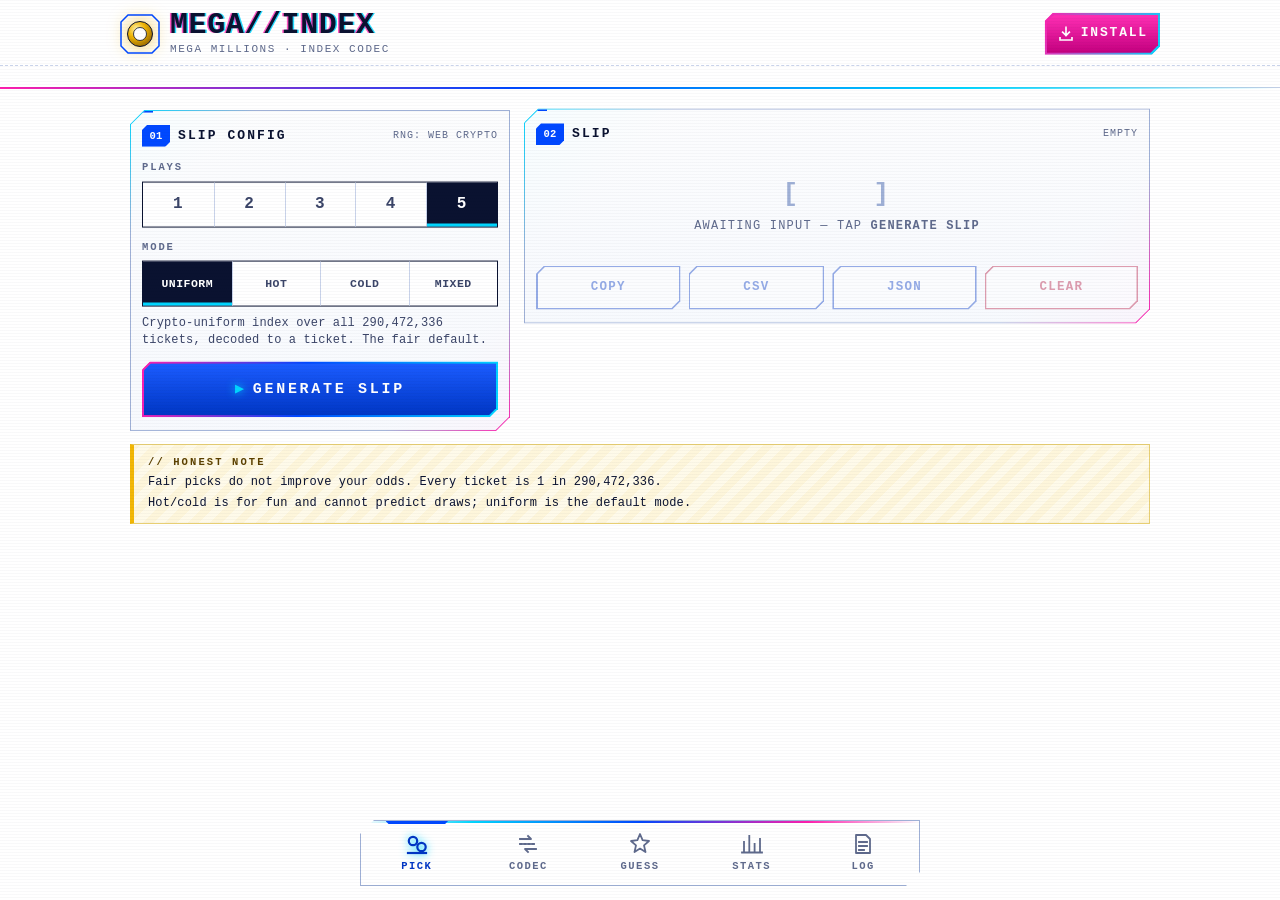
<file: src/web/index.html>
<!doctype html>
<html lang="en">
<head>
<meta charset="utf-8">
<meta name="viewport" content="width=device-width, initial-scale=1, viewport-fit=cover">
<meta name="color-scheme" content="only light">
<meta name="theme-color" content="#ffffff">
<meta name="description" content="MEGA//INDEX: Mega Millions ticket picker and combinadic index codec. Crypto-uniform picks, hot/cold stats, offline PWA.">
<meta name="mobile-web-app-capable" content="yes">
<meta name="apple-mobile-web-app-capable" content="yes">
<meta name="apple-mobile-web-app-status-bar-style" content="default">
<meta name="apple-mobile-web-app-title" content="MEGA//INDEX">
<title>MEGA//INDEX</title>
<link rel="icon" href="icons/favicon.ico" sizes="any">
<link rel="icon" type="image/png" sizes="32x32" href="icons/favicon-32.png">
<link rel="apple-touch-icon" href="icons/apple-touch-icon.png">
<script>
  /* The manifest only makes sense over http(s); on file:// Chrome logs a CORS error for it. */
  if (/^https?:$/.test(location.protocol)) {
    var mf = document.createElement("link");
    mf.rel = "manifest"; mf.href = "manifest.webmanifest";
    document.head.appendChild(mf);
  }
</script>
<link rel="stylesheet" href="css/app.css">
</head>
<body>
<div class="fx-grid" aria-hidden="true"></div>
<div class="fx-scan" aria-hidden="true"></div>

<header class="top">
  <div class="top-row">
    <div class="brand">
      <svg class="brand-ball" viewBox="0 0 40 40" aria-hidden="true">
        <defs>
          <radialGradient id="gb" cx="35%" cy="30%" r="75%">
            <stop offset="0" stop-color="#fff2a8"/><stop offset=".45" stop-color="#f2b705"/><stop offset="1" stop-color="#9a6a00"/>
          </radialGradient>
        </defs>
        <polygon points="8,1 32,1 39,8 39,32 32,39 8,39 1,32 1,8" fill="none" stroke="#0048ff" stroke-width="1.5"/>
        <circle cx="20" cy="20" r="12.5" fill="url(#gb)" stroke="#0a1230" stroke-width="1"/>
        <circle cx="20" cy="20" r="6.5" fill="#fff" stroke="#0a1230" stroke-width=".8"/>
      </svg>
      <div class="brand-text">
        <h1 class="glitch" data-text="MEGA//INDEX">MEGA//INDEX</h1>
        <div class="sub">MEGA MILLIONS &middot; INDEX CODEC</div>
      </div>
    </div>
    <button id="installBtn" class="btn btn-install" type="button" hidden>
      <svg viewBox="0 0 24 24" aria-hidden="true"><path d="M12 3v11m0 0l-4.5-4.5M12 14l4.5-4.5M4 17v3h16v-3" fill="none" stroke="currentColor" stroke-width="2.2" stroke-linecap="square"/></svg>
      <span>INSTALL</span>
    </button>
  </div>
  <div class="ticker" aria-hidden="true"><div class="ticker-track" id="ticker"></div></div>
</header>

<div id="updateBar" class="update-bar" hidden>
  <span>&#9650; NEW BUILD / DRAW DATA READY</span>
  <button class="btn btn-sm" id="updateReload" type="button">RELOAD</button>
</div>

<main id="main">

  <!-- ============================================================ PICK -->
  <section class="view" id="view-pick" data-view="pick" aria-labelledby="t-pick">
    <div class="hud panel">
      <div class="panel-head"><span class="ph-tag">01</span><h2>SLIP CONFIG</h2><span class="ph-meta" id="pickMeta">RNG: WEB CRYPTO</span></div>
      <div class="field">
        <div class="label">PLAYS</div>
        <div class="seg seg-plays" role="radiogroup" aria-label="Number of plays" id="playsSeg">
          <button type="button" role="radio" data-v="1">1</button>
          <button type="button" role="radio" data-v="2">2</button>
          <button type="button" role="radio" data-v="3">3</button>
          <button type="button" role="radio" data-v="4">4</button>
          <button type="button" role="radio" data-v="5" aria-checked="true">5</button>
        </div>
      </div>
      <div class="field">
        <div class="label">MODE</div>
        <div class="seg seg-mode" role="radiogroup" aria-label="Pick mode" id="modeSeg">
          <button type="button" role="radio" data-v="uniform" aria-checked="true">UNIFORM</button>
          <button type="button" role="radio" data-v="hot">HOT</button>
          <button type="button" role="radio" data-v="cold">COLD</button>
          <button type="button" role="radio" data-v="mixed">MIXED</button>
        </div>
        <p class="mode-desc" id="modeDesc"></p>
      </div>
      <button class="btn btn-primary btn-xl" id="genBtn" type="button">
        <span class="btn-glyph" aria-hidden="true">&#9654;</span> GENERATE SLIP
      </button>
    </div>

    <div class="hud panel slip-panel" id="slipPanel">
      <div class="panel-head"><span class="ph-tag">02</span><h2>SLIP</h2><span class="ph-meta" id="slipMeta">EMPTY</span></div>
      <ol class="slip" id="slip" aria-live="polite"></ol>
      <div class="empty" id="slipEmpty">
        <div class="empty-glyph" aria-hidden="true">[ &nbsp;&nbsp; ]</div>
        AWAITING INPUT &mdash; TAP <b>GENERATE SLIP</b>
      </div>
      <div class="actions" id="slipActions">
        <button class="btn" type="button" data-act="copy">COPY</button>
        <button class="btn" type="button" data-act="csv">CSV</button>
        <button class="btn" type="button" data-act="json">JSON</button>
        <button class="btn" type="button" data-act="share" hidden>SHARE</button>
        <button class="btn btn-danger" type="button" data-act="clear">CLEAR</button>
      </div>
    </div>

    <aside class="note" role="note">
      <div class="note-head">// HONEST NOTE</div>
      <p class="note-line" data-note="0"></p>
      <p class="note-line" data-note="1"></p>
    </aside>
  </section>

  <!-- ============================================================ CODEC -->
  <section class="view" id="view-codec" data-view="codec" hidden>
    <div class="seg seg-sub" role="tablist" aria-label="Codec direction" id="codecSeg">
      <button type="button" role="tab" data-v="encode" aria-selected="true">ENCODE<br><small>TICKET&rarr;INDEX</small></button>
      <button type="button" role="tab" data-v="decode">DECODE<br><small>INDEX&rarr;TICKET</small></button>
    </div>

    <div id="encodePane">
      <div class="hud panel">
        <div class="panel-head"><span class="ph-tag">EN</span><h2>SELECT 5 + 1</h2><span class="ph-meta" id="encCount">0/5 &middot; 0/1</span></div>
        <div class="enc-readout" id="encSlots" aria-live="polite"></div>
        <p class="lock-hint" id="encHint">TAP TO LOCK &middot; <b>RANDOM</b> FILLS THE REST</p>
        <div class="enc-result" id="encResult">
          <div class="label">INDEX</div>
          <div class="big-idx" id="encIdx">&mdash;</div>
          <div class="enc-msg" id="encMsg">Pick 5 white balls and 1 Mega Ball.</div>
        </div>
        <button class="btn btn-primary btn-xl btn-random" type="button" id="encRandom">
          <svg class="dice" viewBox="0 0 24 24" aria-hidden="true"><rect x="3.5" y="3.5" width="17" height="17" rx="3" fill="none" stroke="currentColor" stroke-width="2"/><circle cx="8.5" cy="8.5" r="1.7"/><circle cx="15.5" cy="8.5" r="1.7"/><circle cx="12" cy="12" r="1.7"/><circle cx="8.5" cy="15.5" r="1.7"/><circle cx="15.5" cy="15.5" r="1.7"/></svg> RANDOM
        </button>
        <p class="lock-odds" id="encOdds"></p>
        <div class="actions">
          <button class="btn" type="button" id="encCopy" disabled>COPY</button>
          <button class="btn" type="button" id="encToDec" disabled>&rarr; DECODE</button>
          <button class="btn btn-danger" type="button" id="encClear">CLEAR</button>
        </div>
      </div>
      <div class="hud panel">
        <div class="panel-head"><span class="ph-tag">W</span><h2>WHITE BALLS 1&ndash;70</h2><span class="ph-meta">PICK 5</span></div>
        <div class="num-grid grid-w" id="gridW" role="group" aria-label="White balls 1 to 70"></div>
      </div>
      <div class="hud panel">
        <div class="panel-head"><span class="ph-tag ph-gold">MB</span><h2>MEGA BALL 1&ndash;24</h2><span class="ph-meta">PICK 1</span></div>
        <div class="num-grid grid-mb" id="gridMB" role="group" aria-label="Mega Ball 1 to 24"></div>
      </div>
    </div>

    <div id="decodePane" hidden>
      <div class="hud panel">
        <div class="panel-head"><span class="ph-tag">DE</span><h2>INDEX &rarr; TICKET</h2><span class="ph-meta">0 &hellip; 290,472,335</span></div>
        <form id="decForm" class="dec-form" autocomplete="off">
          <label class="label" for="decInput">INDEX</label>
          <div class="dec-row">
            <input id="decInput" class="dec-input" inputmode="numeric" enterkeyhint="go" spellcheck="false" placeholder="147183154" aria-describedby="decMsg">
            <button class="btn btn-primary" type="submit">DECODE</button>
          </div>
        </form>
        <div class="enc-msg" id="decMsg" role="status"></div>
        <div class="dec-ticket" id="decTicket"></div>
        <pre class="trace" id="decTrace" aria-label="Decode trace"></pre>
        <div class="actions">
          <button class="btn" type="button" id="decRandom">RANDOM INDEX</button>
          <button class="btn" type="button" id="decCopy" disabled>COPY</button>
          <button class="btn" type="button" id="decToEnc" disabled>&rarr; ENCODE</button>
        </div>
      </div>
      <div class="hud panel mini">
        <div class="panel-head"><span class="ph-tag">REF</span><h2>KNOWN VECTORS</h2></div>
        <div class="vectors" id="vectors"></div>
      </div>
    </div>
  </section>

  <!-- ============================================================ GUESS -->
  <section class="view" id="view-guess" data-view="guess" hidden>
    <div class="hud panel">
      <div class="panel-head"><span class="ph-tag">03</span><h2>DETERMINISTIC GUESS</h2><span class="ph-meta" id="guessMeta"></span></div>
      <p class="mode-desc">Built from the draw history: no randomness, same result on every device for the same data.</p>
      <ol class="slip guess" id="guessList"></ol>
      <div class="actions">
        <button class="btn" type="button" data-gact="copy">COPY</button>
        <button class="btn" type="button" data-gact="csv">CSV</button>
        <button class="btn" type="button" data-gact="json">JSON</button>
        <button class="btn" type="button" data-gact="share" hidden>SHARE</button>
      </div>
    </div>
    <div class="hud panel mini">
      <div class="panel-head"><span class="ph-tag">?</span><h2>HOW IT'S BUILT</h2></div>
      <dl class="rules">
        <dt class="t-hot">HOT</dt><dd>5 most-drawn whites + most-drawn Mega Ball</dd>
        <dt class="t-cold">COLD</dt><dd>5 least-drawn whites + least-drawn Mega Ball</dd>
        <dt class="t-bal">BALANCED</dt><dd>top 3 hot whites + 2 most overdue + most overdue Mega Ball</dd>
      </dl>
    </div>
    <aside class="note" role="note">
      <div class="note-head">// HONEST NOTE</div>
      <p class="note-line" data-note="0"></p>
      <p class="note-line" data-note="1"></p>
      <p class="note-line">Every draw is independent; weighted picks are not uniform. Uniform stays the default.</p>
    </aside>
  </section>

  <!-- ============================================================ STATS -->
  <section class="view" id="view-stats" data-view="stats" hidden>
    <div class="hud panel">
      <div class="panel-head"><span class="ph-tag">04</span><h2>DATA LINK</h2><span class="ph-meta">NY OPEN DATA</span></div>
      <div class="kpis" id="kpis"></div>
    </div>

    <div class="hud panel">
      <div class="panel-head"><span class="ph-tag">W</span><h2>WHITE BALLS</h2>
        <div class="seg seg-tiny" id="wMetricSeg" role="radiogroup" aria-label="White chart metric">
          <button type="button" role="radio" data-v="freq" aria-checked="true">FREQ</button>
          <button type="button" role="radio" data-v="gap">GAP</button>
        </div>
      </div>
      <div class="legend" id="wLegend"></div>
      <div class="chart" id="chartW"></div>
      <div class="detail" id="detail" aria-live="polite"></div>
      <div class="label heat-label">HEATMAP &middot; TAP A NUMBER</div>
      <div class="heat" id="heatW" role="group" aria-label="White ball heatmap"></div>
      <div class="heat-scale" aria-hidden="true"><span>COLD</span><i></i><span>HOT</span></div>
    </div>

    <div class="hud panel">
      <div class="panel-head"><span class="ph-tag ph-gold">MB</span><h2>MEGA BALL</h2>
        <div class="seg seg-tiny" id="bMetricSeg" role="radiogroup" aria-label="Mega Ball chart metric">
          <button type="button" role="radio" data-v="freq" aria-checked="true">FREQ</button>
          <button type="button" role="radio" data-v="gap">GAP</button>
        </div>
      </div>
      <div class="chart" id="chartB"></div>
      <div class="detail" id="detailB" aria-live="polite"></div>
    </div>

    <div class="hud panel">
      <div class="panel-head"><span class="ph-tag">OD</span><h2>OVERDUE</h2><span class="ph-meta">DRAWS SINCE LAST SEEN</span></div>
      <div class="od-cols">
        <div><div class="label">WHITES &middot; TOP 12</div><div class="hbars" id="odW"></div></div>
        <div><div class="label">MEGA BALL &middot; TOP 6</div><div class="hbars" id="odB"></div></div>
      </div>
    </div>

    <div class="hud panel">
      <div class="panel-head"><span class="ph-tag">&chi;&sup2;</span><h2>FAIRNESS CHECK</h2><span class="ph-meta">CHI-SQUARE</span></div>
      <div class="chi" id="chi"></div>
    </div>

    <div class="hud panel">
      <div class="panel-head"><span class="ph-tag">RK</span><h2>RANKINGS</h2></div>
      <div class="ranks" id="ranks"></div>
    </div>
    <aside class="note" role="note">
      <div class="note-head">// HONEST NOTE</div>
      <p class="note-line">Every ticket is 1 in 290,472,336 on every draw. Frequencies wobble around the expected line by chance alone; hot/cold is for fun and cannot predict draws.</p>
    </aside>
  </section>

  <!-- ============================================================ LOG -->
  <section class="view" id="view-log" data-view="log" hidden>
    <div class="hud panel">
      <div class="panel-head"><span class="ph-tag">05</span><h2>SLIP LOG</h2><span class="ph-meta" id="logMeta"></span></div>
      <p class="mode-desc">Slips you generated, stored only on this device. Tap RESTORE to load one back into the picker.</p>
      <ol class="log" id="logList"></ol>
      <div class="empty" id="logEmpty"><div class="empty-glyph" aria-hidden="true">[ LOG ]</div>NO SLIPS YET</div>
      <div class="actions"><button class="btn btn-danger" type="button" id="logClear">WIPE LOG</button></div>
    </div>
    <div class="hud panel mini">
      <div class="panel-head"><span class="ph-tag">i</span><h2>ABOUT</h2></div>
      <div class="about">
        <p>Each ticket maps to one integer in <b>0&hellip;290,472,335</b> via the combinatorial number system (colex order): <code>I = 24&middot;&Sigma;C(c<sub>i</sub>&minus;1, i) + (MB&minus;1)</code>.</p>
        <p>Uniform picks draw <code>randbelow(290,472,336)</code> from <code>crypto.getRandomValues</code> with rejection sampling (no modulo bias), then decode it.</p>
        <p class="about-meta" id="aboutMeta"></p>
        <p class="switch"><a class="switch-link" href="./power/">SWITCH TO POWER//INDEX <span aria-hidden="true">&#8644;</span></a></p>
        <div id="installHelpInline"></div>
      </div>
    </div>
  </section>
</main>

<nav class="tabbar" aria-label="Sections">
  <a href="#pick" class="tab" data-tab="pick" id="t-pick">
    <svg viewBox="0 0 24 24" aria-hidden="true"><circle cx="8" cy="9" r="4.2"/><circle cx="16.5" cy="15" r="4.2"/><path d="M3 21h18"/></svg><span>PICK</span></a>
  <a href="#encode" class="tab" data-tab="codec">
    <svg viewBox="0 0 24 24" aria-hidden="true"><path d="M4 7h11l-3-3M20 17H9l3 3"/><path d="M4 12h16" stroke-dasharray="2 2"/></svg><span>CODEC</span></a>
  <a href="#guess" class="tab" data-tab="guess">
    <svg viewBox="0 0 24 24" aria-hidden="true"><path d="M12 2l2.6 6.2L21 9l-5 4.4L17.5 20 12 16.6 6.5 20 8 13.4 3 9l6.4-.8z"/></svg><span>GUESS</span></a>
  <a href="#stats" class="tab" data-tab="stats">
    <svg viewBox="0 0 24 24" aria-hidden="true"><path d="M4 20V10M9.3 20V4M14.6 20v-8M20 20V7M2 20.5h20"/></svg><span>STATS</span></a>
  <a href="#log" class="tab" data-tab="log">
    <svg viewBox="0 0 24 24" aria-hidden="true"><path d="M5 3h10l4 4v14H5z"/><path d="M8 10h8M8 14h8M8 18h5"/></svg><span>LOG</span></a>
</nav>

<div class="sheet-backdrop" id="sheetBackdrop" hidden></div>
<div class="sheet hud" id="installSheet" role="dialog" aria-modal="true" aria-labelledby="installTitle" hidden>
  <div class="panel-head"><span class="ph-tag">PWA</span><h2 id="installTitle">INSTALL MEGA//INDEX</h2></div>
  <div id="installHelp"></div>
  <button class="btn btn-primary btn-xl" type="button" id="sheetClose">GOT IT</button>
</div>

<div class="toast" id="toast" role="status" aria-live="polite"></div>

<noscript><div class="noscript">MEGA//INDEX needs JavaScript.</div></noscript>

<script src="js/draws-data.js"></script>
<script src="js/core.js"></script>
<script src="js/charts.js"></script>
<script src="js/app.js"></script>
</body>
</html>
</file>
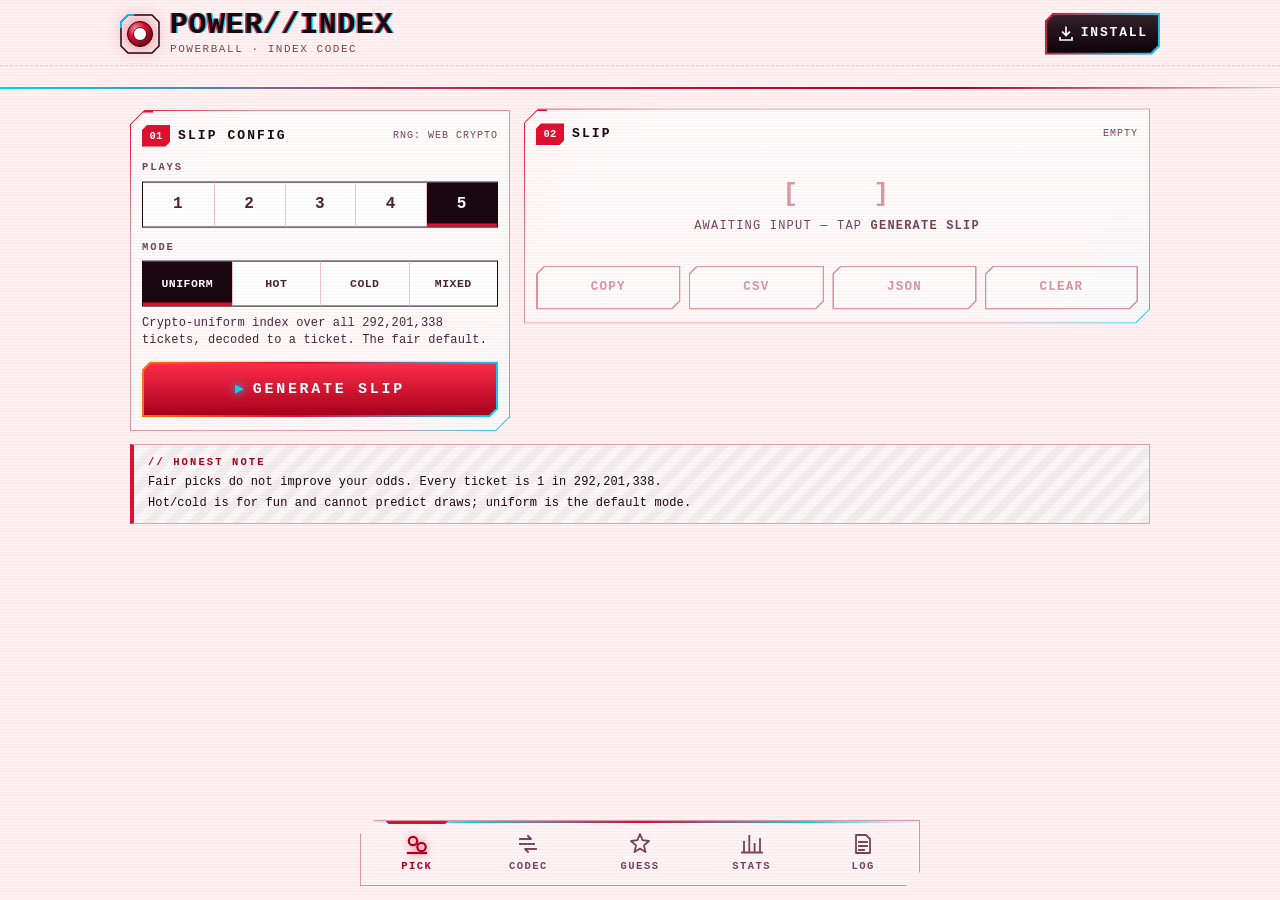
<file: src/web/power/index.html>
<!doctype html>
<html lang="en">
<head>
<meta charset="utf-8">
<meta name="viewport" content="width=device-width, initial-scale=1, viewport-fit=cover">
<meta name="color-scheme" content="only light">
<meta name="theme-color" content="#e0102f">
<meta name="description" content="POWER//INDEX: Powerball ticket picker and combinadic index codec. Crypto-uniform picks, hot/cold stats, offline PWA.">
<meta name="mobile-web-app-capable" content="yes">
<meta name="apple-mobile-web-app-capable" content="yes">
<meta name="apple-mobile-web-app-status-bar-style" content="default">
<meta name="apple-mobile-web-app-title" content="POWER//INDEX">
<title>POWER//INDEX</title>
<link rel="icon" href="icons/favicon.ico" sizes="any">
<link rel="icon" type="image/png" sizes="32x32" href="icons/favicon-32.png">
<link rel="apple-touch-icon" href="icons/apple-touch-icon.png">
<script>
  /* The manifest only makes sense over http(s); on file:// Chrome logs a CORS error for it. */
  if (/^https?:$/.test(location.protocol)) {
    var mf = document.createElement("link");
    mf.rel = "manifest"; mf.href = "manifest.webmanifest";
    document.head.appendChild(mf);
  }
</script>
<link rel="stylesheet" href="../css/app.css">
<link rel="stylesheet" href="css/power.css">
</head>
<body>
<div class="fx-grid" aria-hidden="true"></div>
<div class="fx-scan" aria-hidden="true"></div>

<header class="top">
  <div class="top-row">
    <div class="brand">
      <svg class="brand-ball" viewBox="0 0 40 40" aria-hidden="true">
        <defs>
          <radialGradient id="gb" cx="35%" cy="30%" r="75%">
            <stop offset="0" stop-color="#ff9aa8"/><stop offset=".45" stop-color="#e0102f"/><stop offset="1" stop-color="#6e0011"/>
          </radialGradient>
        </defs>
        <polygon points="8,1 32,1 39,8 39,32 32,39 8,39 1,32 1,8" fill="none" stroke="#1a0710" stroke-width="1.5"/>
        <polyline points="1,14 1,8 8,1 14,1" fill="none" stroke="#00c2ea" stroke-width="2"/>
        <circle cx="20" cy="20" r="12.5" fill="url(#gb)" stroke="#1a0710" stroke-width="1"/>
        <circle cx="20" cy="20" r="6.5" fill="#fff" stroke="#1a0710" stroke-width=".8"/>
      </svg>
      <div class="brand-text">
        <h1 class="glitch" data-text="POWER//INDEX">POWER//INDEX</h1>
        <div class="sub">POWERBALL &middot; INDEX CODEC</div>
      </div>
    </div>
    <button id="installBtn" class="btn btn-install" type="button" hidden>
      <svg viewBox="0 0 24 24" aria-hidden="true"><path d="M12 3v11m0 0l-4.5-4.5M12 14l4.5-4.5M4 17v3h16v-3" fill="none" stroke="currentColor" stroke-width="2.2" stroke-linecap="square"/></svg>
      <span>INSTALL</span>
    </button>
  </div>
  <div class="ticker" aria-hidden="true"><div class="ticker-track" id="ticker"></div></div>
</header>

<div id="updateBar" class="update-bar" hidden>
  <span>&#9650; NEW BUILD / DRAW DATA READY</span>
  <button class="btn btn-sm" id="updateReload" type="button">RELOAD</button>
</div>

<main id="main">

  <!-- ============================================================ PICK -->
  <section class="view" id="view-pick" data-view="pick" aria-labelledby="t-pick">
    <div class="hud panel">
      <div class="panel-head"><span class="ph-tag">01</span><h2>SLIP CONFIG</h2><span class="ph-meta" id="pickMeta">RNG: WEB CRYPTO</span></div>
      <div class="field">
        <div class="label">PLAYS</div>
        <div class="seg seg-plays" role="radiogroup" aria-label="Number of plays" id="playsSeg">
          <button type="button" role="radio" data-v="1">1</button>
          <button type="button" role="radio" data-v="2">2</button>
          <button type="button" role="radio" data-v="3">3</button>
          <button type="button" role="radio" data-v="4">4</button>
          <button type="button" role="radio" data-v="5" aria-checked="true">5</button>
        </div>
      </div>
      <div class="field">
        <div class="label">MODE</div>
        <div class="seg seg-mode" role="radiogroup" aria-label="Pick mode" id="modeSeg">
          <button type="button" role="radio" data-v="uniform" aria-checked="true">UNIFORM</button>
          <button type="button" role="radio" data-v="hot">HOT</button>
          <button type="button" role="radio" data-v="cold">COLD</button>
          <button type="button" role="radio" data-v="mixed">MIXED</button>
        </div>
        <p class="mode-desc" id="modeDesc"></p>
      </div>
      <button class="btn btn-primary btn-xl" id="genBtn" type="button">
        <span class="btn-glyph" aria-hidden="true">&#9654;</span> GENERATE SLIP
      </button>
    </div>

    <div class="hud panel slip-panel" id="slipPanel">
      <div class="panel-head"><span class="ph-tag">02</span><h2>SLIP</h2><span class="ph-meta" id="slipMeta">EMPTY</span></div>
      <ol class="slip" id="slip" aria-live="polite"></ol>
      <div class="empty" id="slipEmpty">
        <div class="empty-glyph" aria-hidden="true">[ &nbsp;&nbsp; ]</div>
        AWAITING INPUT &mdash; TAP <b>GENERATE SLIP</b>
      </div>
      <div class="actions" id="slipActions">
        <button class="btn" type="button" data-act="copy">COPY</button>
        <button class="btn" type="button" data-act="csv">CSV</button>
        <button class="btn" type="button" data-act="json">JSON</button>
        <button class="btn" type="button" data-act="share" hidden>SHARE</button>
        <button class="btn btn-danger" type="button" data-act="clear">CLEAR</button>
      </div>
    </div>

    <aside class="note" role="note">
      <div class="note-head">// HONEST NOTE</div>
      <p class="note-line" data-note="0"></p>
      <p class="note-line" data-note="1"></p>
    </aside>
  </section>

  <!-- ============================================================ CODEC -->
  <section class="view" id="view-codec" data-view="codec" hidden>
    <div class="seg seg-sub" role="tablist" aria-label="Codec direction" id="codecSeg">
      <button type="button" role="tab" data-v="encode" aria-selected="true">ENCODE<br><small>TICKET&rarr;INDEX</small></button>
      <button type="button" role="tab" data-v="decode">DECODE<br><small>INDEX&rarr;TICKET</small></button>
    </div>

    <div id="encodePane">
      <div class="hud panel">
        <div class="panel-head"><span class="ph-tag">EN</span><h2>SELECT 5 + 1</h2><span class="ph-meta" id="encCount">0/5 &middot; 0/1</span></div>
        <div class="enc-readout" id="encSlots" aria-live="polite"></div>
        <p class="lock-hint" id="encHint">TAP TO LOCK &middot; <b>RANDOM</b> FILLS THE REST</p>
        <div class="enc-result" id="encResult">
          <div class="label">INDEX</div>
          <div class="big-idx" id="encIdx">&mdash;</div>
          <div class="enc-msg" id="encMsg">Pick 5 white balls and 1 Powerball.</div>
        </div>
        <button class="btn btn-primary btn-xl btn-random" type="button" id="encRandom">
          <svg class="dice" viewBox="0 0 24 24" aria-hidden="true"><rect x="3.5" y="3.5" width="17" height="17" rx="3" fill="none" stroke="currentColor" stroke-width="2"/><circle cx="8.5" cy="8.5" r="1.7"/><circle cx="15.5" cy="8.5" r="1.7"/><circle cx="12" cy="12" r="1.7"/><circle cx="8.5" cy="15.5" r="1.7"/><circle cx="15.5" cy="15.5" r="1.7"/></svg> RANDOM
        </button>
        <p class="lock-odds" id="encOdds"></p>
        <div class="actions">
          <button class="btn" type="button" id="encCopy" disabled>COPY</button>
          <button class="btn" type="button" id="encToDec" disabled>&rarr; DECODE</button>
          <button class="btn btn-danger" type="button" id="encClear">CLEAR</button>
        </div>
      </div>
      <div class="hud panel">
        <div class="panel-head"><span class="ph-tag">W</span><h2>WHITE BALLS 1&ndash;69</h2><span class="ph-meta">PICK 5</span></div>
        <div class="num-grid grid-w" id="gridW" role="group" aria-label="White balls 1 to 69"></div>
      </div>
      <div class="hud panel">
        <div class="panel-head"><span class="ph-tag ph-gold">PB</span><h2>POWERBALL 1&ndash;26</h2><span class="ph-meta">PICK 1</span></div>
        <div class="num-grid grid-mb" id="gridMB" role="group" aria-label="Powerball 1 to 26"></div>
      </div>
    </div>

    <div id="decodePane" hidden>
      <div class="hud panel">
        <div class="panel-head"><span class="ph-tag">DE</span><h2>INDEX &rarr; TICKET</h2><span class="ph-meta">0 &hellip; 292,201,337</span></div>
        <form id="decForm" class="dec-form" autocomplete="off">
          <label class="label" for="decInput">INDEX</label>
          <div class="dec-row">
            <input id="decInput" class="dec-input" inputmode="numeric" enterkeyhint="go" spellcheck="false" placeholder="146100669" aria-describedby="decMsg">
            <button class="btn btn-primary" type="submit">DECODE</button>
          </div>
        </form>
        <div class="enc-msg" id="decMsg" role="status"></div>
        <div class="dec-ticket" id="decTicket"></div>
        <pre class="trace" id="decTrace" aria-label="Decode trace"></pre>
        <div class="actions">
          <button class="btn" type="button" id="decRandom">RANDOM INDEX</button>
          <button class="btn" type="button" id="decCopy" disabled>COPY</button>
          <button class="btn" type="button" id="decToEnc" disabled>&rarr; ENCODE</button>
        </div>
      </div>
      <div class="hud panel mini">
        <div class="panel-head"><span class="ph-tag">REF</span><h2>KNOWN VECTORS</h2></div>
        <div class="vectors" id="vectors"></div>
      </div>
    </div>
  </section>

  <!-- ============================================================ GUESS -->
  <section class="view" id="view-guess" data-view="guess" hidden>
    <div class="hud panel">
      <div class="panel-head"><span class="ph-tag">03</span><h2>DETERMINISTIC GUESS</h2><span class="ph-meta" id="guessMeta"></span></div>
      <p class="mode-desc">Built from the draw history: no randomness, same result on every device for the same data.</p>
      <ol class="slip guess" id="guessList"></ol>
      <div class="actions">
        <button class="btn" type="button" data-gact="copy">COPY</button>
        <button class="btn" type="button" data-gact="csv">CSV</button>
        <button class="btn" type="button" data-gact="json">JSON</button>
        <button class="btn" type="button" data-gact="share" hidden>SHARE</button>
      </div>
    </div>
    <div class="hud panel mini">
      <div class="panel-head"><span class="ph-tag">?</span><h2>HOW IT'S BUILT</h2></div>
      <dl class="rules">
        <dt class="t-hot">HOT</dt><dd>5 most-drawn whites + most-drawn Powerball</dd>
        <dt class="t-cold">COLD</dt><dd>5 least-drawn whites + least-drawn Powerball</dd>
        <dt class="t-bal">BALANCED</dt><dd>top 3 hot whites + 2 most overdue + most overdue Powerball</dd>
      </dl>
    </div>
    <aside class="note" role="note">
      <div class="note-head">// HONEST NOTE</div>
      <p class="note-line" data-note="0"></p>
      <p class="note-line" data-note="1"></p>
      <p class="note-line">Every draw is independent; weighted picks are not uniform. Uniform stays the default.</p>
    </aside>
  </section>

  <!-- ============================================================ STATS -->
  <section class="view" id="view-stats" data-view="stats" hidden>
    <div class="hud panel">
      <div class="panel-head"><span class="ph-tag">04</span><h2>DATA LINK</h2><span class="ph-meta">NY OPEN DATA</span></div>
      <div class="kpis" id="kpis"></div>
    </div>

    <div class="hud panel">
      <div class="panel-head"><span class="ph-tag">W</span><h2>WHITE BALLS</h2>
        <div class="seg seg-tiny" id="wMetricSeg" role="radiogroup" aria-label="White chart metric">
          <button type="button" role="radio" data-v="freq" aria-checked="true">FREQ</button>
          <button type="button" role="radio" data-v="gap">GAP</button>
        </div>
      </div>
      <div class="legend" id="wLegend"></div>
      <div class="chart" id="chartW"></div>
      <div class="detail" id="detail" aria-live="polite"></div>
      <div class="label heat-label">HEATMAP &middot; TAP A NUMBER</div>
      <div class="heat" id="heatW" role="group" aria-label="White ball heatmap"></div>
      <div class="heat-scale" aria-hidden="true"><span>COLD</span><i></i><span>HOT</span></div>
    </div>

    <div class="hud panel">
      <div class="panel-head"><span class="ph-tag ph-gold">PB</span><h2>POWERBALL</h2>
        <div class="seg seg-tiny" id="bMetricSeg" role="radiogroup" aria-label="Powerball chart metric">
          <button type="button" role="radio" data-v="freq" aria-checked="true">FREQ</button>
          <button type="button" role="radio" data-v="gap">GAP</button>
        </div>
      </div>
      <div class="chart" id="chartB"></div>
      <div class="detail" id="detailB" aria-live="polite"></div>
    </div>

    <div class="hud panel">
      <div class="panel-head"><span class="ph-tag">OD</span><h2>OVERDUE</h2><span class="ph-meta">DRAWS SINCE LAST SEEN</span></div>
      <div class="od-cols">
        <div><div class="label">WHITES &middot; TOP 12</div><div class="hbars" id="odW"></div></div>
        <div><div class="label">POWERBALL &middot; TOP 6</div><div class="hbars" id="odB"></div></div>
      </div>
    </div>

    <div class="hud panel">
      <div class="panel-head"><span class="ph-tag">&chi;&sup2;</span><h2>FAIRNESS CHECK</h2><span class="ph-meta">CHI-SQUARE</span></div>
      <div class="chi" id="chi"></div>
    </div>

    <div class="hud panel">
      <div class="panel-head"><span class="ph-tag">RK</span><h2>RANKINGS</h2></div>
      <div class="ranks" id="ranks"></div>
    </div>
    <aside class="note" role="note">
      <div class="note-head">// HONEST NOTE</div>
      <p class="note-line">Every ticket is 1 in 292,201,338 on every draw. Frequencies wobble around the expected line by chance alone; hot/cold is for fun and cannot predict draws.</p>
    </aside>
  </section>

  <!-- ============================================================ LOG -->
  <section class="view" id="view-log" data-view="log" hidden>
    <div class="hud panel">
      <div class="panel-head"><span class="ph-tag">05</span><h2>SLIP LOG</h2><span class="ph-meta" id="logMeta"></span></div>
      <p class="mode-desc">Slips you generated, stored only on this device. Tap RESTORE to load one back into the picker.</p>
      <ol class="log" id="logList"></ol>
      <div class="empty" id="logEmpty"><div class="empty-glyph" aria-hidden="true">[ LOG ]</div>NO SLIPS YET</div>
      <div class="actions"><button class="btn btn-danger" type="button" id="logClear">WIPE LOG</button></div>
    </div>
    <div class="hud panel mini">
      <div class="panel-head"><span class="ph-tag">i</span><h2>ABOUT</h2></div>
      <div class="about">
        <p>Each ticket maps to one integer in <b>0&hellip;292,201,337</b> via the combinatorial number system (colex order): <code>I = 26&middot;&Sigma;C(c<sub>i</sub>&minus;1, i) + (PB&minus;1)</code>.</p>
        <p>Uniform picks draw <code>randbelow(292,201,338)</code> from <code>crypto.getRandomValues</code> with rejection sampling (no modulo bias), then decode it.</p>
        <p class="about-meta" id="aboutMeta"></p>
        <p class="switch"><a class="switch-link" href="../">SWITCH TO MEGA//INDEX <span aria-hidden="true">&#8644;</span></a></p>
        <div id="installHelpInline"></div>
      </div>
    </div>
  </section>
</main>

<nav class="tabbar" aria-label="Sections">
  <a href="#pick" class="tab" data-tab="pick" id="t-pick">
    <svg viewBox="0 0 24 24" aria-hidden="true"><circle cx="8" cy="9" r="4.2"/><circle cx="16.5" cy="15" r="4.2"/><path d="M3 21h18"/></svg><span>PICK</span></a>
  <a href="#encode" class="tab" data-tab="codec">
    <svg viewBox="0 0 24 24" aria-hidden="true"><path d="M4 7h11l-3-3M20 17H9l3 3"/><path d="M4 12h16" stroke-dasharray="2 2"/></svg><span>CODEC</span></a>
  <a href="#guess" class="tab" data-tab="guess">
    <svg viewBox="0 0 24 24" aria-hidden="true"><path d="M12 2l2.6 6.2L21 9l-5 4.4L17.5 20 12 16.6 6.5 20 8 13.4 3 9l6.4-.8z"/></svg><span>GUESS</span></a>
  <a href="#stats" class="tab" data-tab="stats">
    <svg viewBox="0 0 24 24" aria-hidden="true"><path d="M4 20V10M9.3 20V4M14.6 20v-8M20 20V7M2 20.5h20"/></svg><span>STATS</span></a>
  <a href="#log" class="tab" data-tab="log">
    <svg viewBox="0 0 24 24" aria-hidden="true"><path d="M5 3h10l4 4v14H5z"/><path d="M8 10h8M8 14h8M8 18h5"/></svg><span>LOG</span></a>
</nav>

<div class="sheet-backdrop" id="sheetBackdrop" hidden></div>
<div class="sheet hud" id="installSheet" role="dialog" aria-modal="true" aria-labelledby="installTitle" hidden>
  <div class="panel-head"><span class="ph-tag">PWA</span><h2 id="installTitle">INSTALL POWER//INDEX</h2></div>
  <div id="installHelp"></div>
  <button class="btn btn-primary btn-xl" type="button" id="sheetClose">GOT IT</button>
</div>

<div class="toast" id="toast" role="status" aria-live="polite"></div>

<noscript><div class="noscript">POWER//INDEX needs JavaScript.</div></noscript>

<script>
  /* POWER//INDEX shares ../js with MEGA//INDEX. MEGA's scope (/) contains /power/, so before our own
   * worker is installed this page can be controlled by MEGA's worker, which may hold older copies of
   * the shared scripts. In that case hand over to ./sw.js and reload once instead of running them. */
  window.APP_GAME = "powerball";
  (function () {
    var SCRIPTS = ["js/draws-data.js", "../js/core.js", "../js/charts.js", "../js/app.js"];
    var booted = false;
    function boot() {
      if (booted) return;
      booted = true;
      SCRIPTS.forEach(function (src) {
        var s = document.createElement("script");
        s.src = src; s.async = false;
        document.body.appendChild(s);
      });
    }
    var sw = navigator.serviceWorker, c = sw && sw.controller;
    if (!/^https?:$/.test(location.protocol) || !c || c.scriptURL === new URL("sw.js", location.href).href) { boot(); return; }
    var t = setTimeout(boot, 6000);
    sw.addEventListener("controllerchange", function () { if (!booted) { clearTimeout(t); location.reload(); } });
    sw.register("./sw.js", { updateViaCache: "none" }).catch(function () { clearTimeout(t); boot(); });
  })();
</script>
</body>
</html>
</file>
<file: src/web/css/app.css>
/* MEGA//INDEX - light-mode cyberpunk HUD. No external fonts; system mono stack.
 * Shared by POWER//INDEX (power/index.html), which loads power/css/power.css after this file and
 * only overrides the tokens in :root. Keep game-specific colors in tokens, not literals. */
:root {
  color-scheme: only light;
  --bg: #ffffff;
  --bg-2: #f4f7fd;
  --ink: #0a1230;
  --ink-2: #3b4568;
  --ink-3: #5f6a8c;
  --line: #c9d3ea;
  --line-2: #9fb0d6;
  --blue: #0048ff;
  --blue-ink: #0036c4;
  --blue-soft: #e6edff;
  --cyan: #00d6ff;
  --cyan-ink: #006d8a;
  --cyan-soft: #dcf8ff;
  --magenta: #ff1fae;
  --magenta-ink: #b0006f;
  --magenta-soft: #ffe3f4;
  --gold: #f2b705;
  --gold-hi: #fff1a6;
  --gold-lo: #a06e00;
  --gold-ink: #5c4100;
  --red-ink: #b3123a;
  --ok-ink: #00754a;
  /* surface + effect tokens (MEGA defaults; POWER overrides them) */
  --grid-line: rgba(0, 72, 255, .055);
  --glow-a: rgba(0, 214, 255, .12);
  --glow-b: rgba(255, 31, 174, .08);
  --scan: rgba(10, 18, 48, .028);
  --bar-bg: rgba(255, 255, 255, .92);
  --tabbar-bg: rgba(255, 255, 255, .96);
  --glitch-a: rgba(255, 31, 174, .75);
  --glitch-b: rgba(0, 214, 255, .85);
  --glitch-before: var(--magenta);
  --glitch-after: var(--blue);
  --brand-glow: rgba(242, 183, 5, .55);
  --panel-a: rgba(255,255,255,.97);
  --panel-b: rgba(250,252,255,.97);
  --notch: var(--bg);
  --btn-fill: #fff;
  --pri-hi: #1b5cff; --pri-lo: #0036c4; --pri-hi2: #2c69ff; --pri-lo2: #0040e0;
  --busy-a: #0a4bff; --busy-b: #0038d0;
  --inst-glow: rgba(255, 31, 174, .45);
  --inst-hi: #ff2fb4; --inst-lo: #c4007f; --inst-hi2: #ff4fc0; --inst-lo2: #d10088;
  --wball-mid: #eef3fb; --wball-edge: #c9d4ea;
  --mb-ink: var(--ink);
  --mb-shade: rgba(80, 50, 0, .25);
  --mb-ring: rgba(242, 183, 5, .25);
  --mb-glow: rgba(242, 183, 5, .6);
  --mb-glow-2: rgba(242, 183, 5, .7);
  --mb-border: #e2c45a;
  --mb-chip: #fff7d6;
  --mb-chip-2: #fff3c4;
  --mb-on-dark: var(--gold);
  --play-tint: rgba(0, 72, 255, .05);
  --bal-tint: rgba(242, 183, 5, .14);
  --note-a: rgba(242, 183, 5, .10); --note-b: rgba(242, 183, 5, .04); --note-bg: #fffdf3;
  --note-line: #e8cf73; --note-bar: var(--gold); --note-ink: var(--gold-ink);
  --empty-slot: #f2f5fb;
  --detail-ink: #e9f0ff; --detail-dim: #aab8e0; --detail-pos: #ff8ad3; --detail-neg: #6fe6ff;
  --heat-scale: linear-gradient(90deg, #00a6cf, #8ee9ff, #ffffff, #ff9bd8, #e0008f);
  --chart-n-legend: #b8c5e3;
  --chart-o-legend: #0048ff;
  /* CODEC locks: neon fill on grid cells, ring + glow on readout balls, padlock badge */
  --lock: #e6008f; --lock-ink: #fff; --lock-ring: #ff1fae; --lock-glow: rgba(255, 31, 174, .6);
  --lock-badge: #ff6ad0; --lock-text: var(--magenta-ink);
  --mono: ui-monospace, "SF Mono", "Cascadia Mono", "Roboto Mono", "JetBrains Mono", "Droid Sans Mono", Menlo, Consolas, "Liberation Mono", "DejaVu Sans Mono", monospace;
  --cut: 14px;
  --ball: clamp(36px, calc((100vw - 104px) / 6.2), 48px);
  --tabbar-h: 64px;
  --safe-b: env(safe-area-inset-bottom, 0px);
  --safe-t: env(safe-area-inset-top, 0px);
  --safe-l: env(safe-area-inset-left, 0px);
  --safe-r: env(safe-area-inset-right, 0px);
}

*, *::before, *::after { box-sizing: border-box; }
html { -webkit-text-size-adjust: 100%; text-size-adjust: 100%; background: var(--bg); }
body {
  margin: 0;
  min-height: 100vh;
  background: var(--bg);
  color: var(--ink);
  font: 14px/1.45 var(--mono);
  letter-spacing: .01em;
  overflow-x: hidden;
  -webkit-tap-highlight-color: transparent;
  padding-left: var(--safe-l);
  padding-right: var(--safe-r);
}
[hidden] { display: none !important; }
button, input { font: inherit; color: inherit; }
code { font-family: var(--mono); background: var(--blue-soft); padding: 0 .3em; color: var(--blue-ink); }
b { font-weight: 800; }

/* ---------------------------------------------------------------- ambient FX */
.fx-grid {
  position: fixed; inset: 0; z-index: -2; pointer-events: none;
  background:
    linear-gradient(var(--grid-line) 1px, transparent 1px) 0 0 / 24px 24px,
    linear-gradient(90deg, var(--grid-line) 1px, transparent 1px) 0 0 / 24px 24px,
    radial-gradient(1200px 500px at 85% -10%, var(--glow-a), transparent 60%),
    radial-gradient(900px 500px at -10% 110%, var(--glow-b), transparent 60%);
}
.fx-scan {
  position: fixed; inset: 0; z-index: 50; pointer-events: none;
  background: repeating-linear-gradient(to bottom, var(--scan) 0 1px, transparent 1px 3px);
}

/* ---------------------------------------------------------------- header */
.top {
  position: sticky; top: 0; z-index: 20;
  padding: calc(var(--safe-t) + 10px) 14px 0;
  background: var(--bar-bg);
  -webkit-backdrop-filter: blur(8px); backdrop-filter: blur(8px);
  border-bottom: 1px solid var(--line);
}
.top::after {
  content: ""; position: absolute; left: 0; right: 0; bottom: -2px; height: 2px;
  background: linear-gradient(90deg, var(--magenta), var(--blue) 40%, var(--cyan) 75%, transparent);
}
.top-row { display: flex; align-items: center; justify-content: space-between; gap: 10px; max-width: 760px; margin: 0 auto; }
.brand { display: flex; align-items: center; gap: 10px; min-width: 0; }
.brand-ball { width: 40px; height: 40px; flex: none; filter: drop-shadow(0 0 6px var(--brand-glow)); }
.brand-text { min-width: 0; }
.sub { font-size: 9.5px; letter-spacing: .14em; color: var(--ink-3); white-space: nowrap; overflow: hidden; text-overflow: ellipsis; }

h1.glitch {
  position: relative; margin: 0; font-size: 25px; line-height: 1.05; font-weight: 900; letter-spacing: .02em;
  color: var(--ink); white-space: nowrap;
  text-shadow: -1.5px 0 var(--glitch-a), 1.5px 0 var(--glitch-b);
}
h1.glitch::before, h1.glitch::after {
  content: attr(data-text); position: absolute; left: 0; top: 0; width: 100%; overflow: hidden;
  background: transparent; pointer-events: none;
}
h1.glitch::before { color: var(--glitch-before); clip-path: inset(0 0 100% 0); animation: glitchA 3.6s infinite steps(1); }
h1.glitch::after { color: var(--glitch-after); clip-path: inset(100% 0 0 0); animation: glitchB 3.6s infinite steps(1); }
@keyframes glitchA {
  0%, 86%, 100% { clip-path: inset(0 0 100% 0); transform: none; }
  87% { clip-path: inset(10% 0 62% 0); transform: translate(-3px, 0); }
  89% { clip-path: inset(55% 0 20% 0); transform: translate(3px, 0); }
  91% { clip-path: inset(30% 0 45% 0); transform: translate(-2px, 0); }
  93% { clip-path: inset(0 0 100% 0); }
}
@keyframes glitchB {
  0%, 87%, 100% { clip-path: inset(100% 0 0 0); transform: none; }
  88% { clip-path: inset(70% 0 5% 0); transform: translate(3px, 0); }
  90% { clip-path: inset(20% 0 60% 0); transform: translate(-3px, 0); }
  92% { clip-path: inset(100% 0 0 0); }
}

.ticker { overflow: hidden; height: 22px; margin: 8px -14px 0; border-top: 1px dashed var(--line); max-width: none; }
.ticker-track {
  display: inline-block; white-space: nowrap; font-size: 10.5px; line-height: 22px; letter-spacing: .12em;
  color: var(--ink-2); padding-left: 100%; animation: ticker 38s linear infinite;
}
.ticker-track b { color: var(--blue-ink); }
.ticker-track i { font-style: normal; color: var(--magenta-ink); }
@keyframes ticker { to { transform: translateX(-100%); } }

/* ---------------------------------------------------------------- buttons */
.btn {
  --c: var(--blue-ink);
  position: relative; display: inline-flex; align-items: center; justify-content: center; gap: 6px;
  min-height: 44px; min-width: 44px; padding: 0 14px;
  border: 0; background: transparent; color: var(--c); cursor: pointer;
  font-weight: 800; font-size: 12.5px; letter-spacing: .1em; text-transform: uppercase;
  clip-path: polygon(8px 0, 100% 0, 100% calc(100% - 8px), calc(100% - 8px) 100%, 0 100%, 0 8px);
  isolation: isolate; touch-action: manipulation; user-select: none; -webkit-user-select: none;
  transition: transform .08s ease, filter .15s ease;
}
.btn::before { /* border */
  content: ""; position: absolute; inset: 0; z-index: -2; background: currentColor;
  clip-path: inherit;
}
.btn::after { /* fill */
  content: ""; position: absolute; inset: 1.5px; z-index: -1; background: var(--btn-fill);
  clip-path: polygon(7.4px 0, 100% 0, 100% calc(100% - 7.4px), calc(100% - 7.4px) 100%, 0 100%, 0 7.4px);
}
.btn:hover::after { background: var(--blue-soft); }
.btn:active { transform: translateY(1px) scale(.98); }
.btn:focus-visible { outline: 2px solid var(--magenta); outline-offset: 2px; }
.btn[disabled] { opacity: .4; cursor: not-allowed; }
.btn-sm { min-height: 36px; padding: 0 10px; font-size: 11px; }
.btn-danger { --c: var(--red-ink); color: var(--red-ink); }
.btn-danger:hover::after { background: #ffe9ee; }
.btn-primary { color: #fff; }
.btn-primary::before { background: linear-gradient(100deg, var(--magenta), var(--blue) 45%, var(--cyan)); }
.btn-primary::after { inset: 2px; background: linear-gradient(180deg, var(--pri-hi), var(--pri-lo)); clip-path: polygon(7px 0, 100% 0, 100% calc(100% - 7px), calc(100% - 7px) 100%, 0 100%, 0 7px); }
.btn-primary:hover::after { background: linear-gradient(180deg, var(--pri-hi2), var(--pri-lo2)); }
.btn-xl { width: 100%; min-height: 56px; font-size: 15px; letter-spacing: .18em; }
.btn-xl .btn-glyph { color: var(--cyan); text-shadow: 0 0 8px var(--cyan); }
.btn-primary.busy::after { background: repeating-linear-gradient(-45deg, var(--busy-a) 0 10px, var(--busy-b) 10px 20px); background-size: 28px 28px; animation: busy .5s linear infinite; }
@keyframes busy { to { background-position: 28px 0; } }

.btn-install {
  color: #fff; padding: 0 12px; flex: none; min-height: 42px;
  filter: drop-shadow(0 0 6px var(--inst-glow));
}
.btn-install::before { background: linear-gradient(110deg, var(--magenta), var(--cyan)); }
.btn-install::after { inset: 2px; background: linear-gradient(180deg, var(--inst-hi), var(--inst-lo)); }
.btn-install:hover::after { background: linear-gradient(180deg, var(--inst-hi2), var(--inst-lo2)); }
.btn-install svg { width: 18px; height: 18px; }
.btn-install span { font-size: 13px; letter-spacing: .14em; }

/* ---------------------------------------------------------------- layout */
main {
  max-width: 760px; margin: 0 auto;
  padding: 14px 10px calc(var(--tabbar-h) + var(--safe-b) + 24px);
}
.view { display: grid; grid-template-columns: minmax(0, 1fr); gap: 14px; animation: viewIn .28s ease both; }
@keyframes viewIn { from { opacity: 0; transform: translateY(6px); } to { opacity: 1; transform: none; } }

/* HUD panel: chamfered border via two clipped layers */
.hud {
  position: relative; padding: 12px 12px 14px; isolation: isolate;
  clip-path: polygon(var(--cut) 0, 100% 0, 100% calc(100% - var(--cut)), calc(100% - var(--cut)) 100%, 0 100%, 0 var(--cut));
}
.hud::before {
  content: ""; position: absolute; inset: 0; z-index: -2;
  background: linear-gradient(135deg, var(--cyan) 0, var(--line-2) 18%, var(--line-2) 82%, var(--magenta) 100%);
  clip-path: inherit;
}
.hud::after {
  content: ""; position: absolute; inset: 1px; z-index: -1;
  background:
    linear-gradient(90deg, var(--blue) 0 22px, transparent 22px) 0 0 / 100% 2px no-repeat,
    linear-gradient(180deg, var(--panel-a), var(--panel-b));
  clip-path: polygon(calc(var(--cut) - .4px) 0, 100% 0, 100% calc(100% - var(--cut) + .4px), calc(100% - var(--cut) + .4px) 100%, 0 100%, 0 calc(var(--cut) - .4px));
}
.panel-head { display: flex; align-items: center; gap: 8px; margin: 0 0 10px; min-height: 28px; }
.panel-head h2 { margin: 0; font-size: 13px; letter-spacing: .16em; font-weight: 900; color: var(--ink); flex: 1; min-width: 0; white-space: nowrap; overflow: hidden; text-overflow: ellipsis; }
.ph-tag {
  flex: none; display: inline-grid; place-items: center; min-width: 28px; height: 22px; padding: 0 5px;
  font-size: 10.5px; font-weight: 900; color: #fff; background: var(--blue);
  clip-path: polygon(5px 0, 100% 0, 100% calc(100% - 5px), calc(100% - 5px) 100%, 0 100%, 0 5px);
}
.ph-gold { background: var(--gold); color: var(--ink); }
.ph-meta { font-size: 10px; letter-spacing: .1em; color: var(--ink-3); white-space: nowrap; }
.label { font-size: 10.5px; font-weight: 800; letter-spacing: .18em; color: var(--ink-3); margin-bottom: 6px; }
.field { margin-bottom: 12px; }
.mode-desc { margin: 8px 0 0; font-size: 12px; color: var(--ink-2); min-height: 2.9em; }
.view > .hud.mini { padding-bottom: 12px; }

/* segmented control */
.seg { display: grid; grid-auto-flow: column; grid-auto-columns: minmax(0, 1fr); gap: 0; border: 1.5px solid var(--ink); background: #fff; }
.seg button {
  min-height: 44px; border: 0; background: transparent; cursor: pointer; font-weight: 800; font-size: 12px;
  letter-spacing: .08em; color: var(--ink-2); border-left: 1px solid var(--line); padding: 0 4px; touch-action: manipulation;
}
.seg button:first-child { border-left: 0; }
.seg button[aria-checked="true"], .seg button[aria-selected="true"] {
  background: var(--ink); color: #fff; box-shadow: inset 0 -3px 0 var(--cyan);
}
.seg-plays button { font-size: 16px; }
.seg-mode button[data-v="hot"][aria-checked="true"] { background: var(--magenta-ink); box-shadow: inset 0 -3px 0 var(--magenta); }
.seg-mode button[data-v="cold"][aria-checked="true"] { background: var(--cyan-ink); box-shadow: inset 0 -3px 0 var(--cyan); }
.seg-mode button[data-v="mixed"][aria-checked="true"] { background: linear-gradient(90deg, var(--magenta-ink), var(--cyan-ink)); }
.seg-sub button { font-size: 11px; letter-spacing: .06em; line-height: 1.25; padding: 4px 6px; }
.seg-mode button { font-size: 11.5px; letter-spacing: .04em; }
.seg-tiny { flex: none; border-width: 1px; }
.seg-tiny button { min-height: 32px; min-width: 52px; font-size: 10.5px; }
/* extend tiny segment hit area to 44px */
.seg-tiny button { position: relative; }
.seg-tiny button::after { content: ""; position: absolute; inset: -6px 0; }

/* ---------------------------------------------------------------- balls */
.ball {
  --s: var(--ball);
  position: relative; display: inline-grid; place-items: center; flex: none;
  width: var(--s); height: var(--s); border-radius: 50%;
  font-weight: 900; font-size: calc(var(--s) * .4); letter-spacing: -.02em; color: var(--ink);
  background: radial-gradient(circle at 34% 28%, #fff 0 18%, var(--wball-mid) 45%, var(--wball-edge) 100%);
  box-shadow: inset 0 0 0 1.5px var(--ink), inset -3px -4px 8px rgba(10, 18, 48, .12), 0 2px 0 rgba(10, 18, 48, .1);
}
.ball::after { /* tiny cyan HUD tick */
  content: ""; position: absolute; right: -2px; top: 50%; width: 4px; height: 1.5px; background: var(--cyan);
}
.ball.mb {
  color: var(--ink);
  background: radial-gradient(circle at 34% 28%, var(--gold-hi) 0 12%, var(--gold) 50%, var(--gold-lo) 100%);
  box-shadow: inset 0 0 0 1.5px var(--ink), inset -3px -4px 8px var(--mb-shade), 0 0 0 3px var(--mb-ring), 0 0 14px var(--mb-glow);
}
.ball.mb::after { background: var(--magenta); }
.ball .n { position: relative; z-index: 1; }
.ball.mb .n { background: rgba(255, 255, 255, .9); border-radius: 50%; width: 64%; height: 64%; display: grid; place-items: center; box-shadow: 0 0 0 1px rgba(10, 18, 48, .5); font-size: calc(var(--s) * .36); }

.ball.drop { animation: drop .5s cubic-bezier(.2, 1.4, .4, 1) both; }
@keyframes drop {
  0% { transform: translateY(-26px) scale(.6); opacity: 0; filter: blur(2px); }
  60% { opacity: 1; filter: none; }
  100% { transform: none; opacity: 1; }
}
.ball.scramble .n { color: var(--blue); text-shadow: -1px 0 var(--magenta), 1px 0 var(--cyan); }

/* ---------------------------------------------------------------- slip */
.slip { list-style: none; margin: 0; padding: 0; display: grid; gap: 10px; }
.play {
  position: relative; padding: 10px 10px 8px 10px;
  background: linear-gradient(90deg, var(--play-tint), transparent 40%), #fff;
  border: 1px solid var(--line); border-left: 3px solid var(--blue);
}
.play::before { /* corner notch */
  content: ""; position: absolute; right: -1px; top: -1px; width: 12px; height: 12px;
  background: linear-gradient(225deg, var(--notch) 0 50%, var(--line) 50% calc(50% + 1px), transparent calc(50% + 1px));
}
.play[data-mode="hot"] { border-left-color: var(--magenta); }
.play[data-mode="cold"] { border-left-color: var(--cyan); }
.play[data-mode="mixed"] { border-image: linear-gradient(var(--magenta), var(--cyan)) 0 0 0 1; border-left-width: 3px; }
.play-top { display: flex; align-items: center; gap: 6px; }
.play-label {
  flex: none; width: 24px; height: 28px; display: grid; place-items: center;
  font-weight: 900; font-size: 15px; color: #fff; background: var(--ink);
  clip-path: polygon(0 0, 100% 0, 100% 75%, 70% 100%, 0 100%);
}
.balls { display: flex; align-items: center; gap: 4px; flex: 1; justify-content: space-between; min-width: 0; }
.balls .plus { width: 2px; height: 26px; background: linear-gradient(var(--gold), var(--magenta)); margin: 0 1px; flex: none; }
.play-bot { display: flex; align-items: center; gap: 8px; margin-top: 8px; padding-top: 6px; border-top: 1px dashed var(--line); }
.idx { flex: 1; min-width: 0; font-size: 11px; color: var(--ink-3); letter-spacing: .08em; }
.idx b { display: block; font-size: 17px; letter-spacing: .04em; color: var(--blue-ink); font-variant-numeric: tabular-nums; }
.tag { font-size: 10px; font-weight: 900; letter-spacing: .12em; padding: 3px 6px; border: 1px solid currentColor; color: var(--ink-2); white-space: nowrap; }
.tag.t-uniform { color: var(--blue-ink); }
.tag.t-hot, .t-hot { color: var(--magenta-ink); }
.tag.t-cold, .t-cold { color: var(--cyan-ink); }
.tag.t-mixed { color: #6b2bd1; }
.t-bal { color: var(--gold-ink); }
.tag.t-bal { background: var(--bal-tint); }
.icon-btn { min-height: 44px; min-width: 44px; padding: 0; }
.icon-btn svg { width: 20px; height: 20px; }

.empty { text-align: center; padding: 18px 8px; color: var(--ink-3); font-size: 12px; letter-spacing: .1em; }
.empty-glyph { font-size: 26px; font-weight: 900; color: var(--line-2); letter-spacing: .1em; margin-bottom: 4px; }
.actions { display: flex; flex-wrap: wrap; gap: 8px; margin-top: 12px; }
.actions .btn { flex: 1 1 auto; }

/* honest note */
.note {
  position: relative; padding: 10px 12px 10px 14px; font-size: 12px; color: var(--ink);
  background: repeating-linear-gradient(-45deg, var(--note-a) 0 8px, var(--note-b) 8px 16px), var(--note-bg);
  border: 1px solid var(--note-line); border-left: 4px solid var(--note-bar);
}
.note-head { font-size: 10.5px; font-weight: 900; letter-spacing: .2em; color: var(--note-ink); margin-bottom: 4px; }
.note-line { margin: 4px 0 0; }

/* ---------------------------------------------------------------- codec */
.enc-readout { display: flex; align-items: center; justify-content: space-between; gap: 4px; padding: 6px 0 10px; }
.enc-readout .ball.empty-slot { background: repeating-linear-gradient(-45deg, var(--empty-slot) 0 4px, #fff 4px 8px); box-shadow: inset 0 0 0 1.5px var(--line-2); color: var(--line-2); }
.enc-readout .ball.mb.empty-slot { box-shadow: inset 0 0 0 1.5px var(--gold); }
.enc-result { border: 1px solid var(--line); background: var(--bg-2); padding: 8px 10px; }
.big-idx { font-size: clamp(24px, 8.6vw, 38px); font-weight: 900; color: var(--blue-ink); letter-spacing: .02em; font-variant-numeric: tabular-nums; line-height: 1.15; text-shadow: 1.5px 0 rgba(0, 214, 255, .45), -1.5px 0 rgba(255, 31, 174, .3); word-break: break-all; }
.enc-msg { font-size: 12px; color: var(--ink-2); min-height: 1.45em; margin-top: 4px; }
.enc-msg.err { color: var(--red-ink); font-weight: 700; }
.enc-msg.ok { color: var(--ok-ink); font-weight: 700; }

.num-grid { display: grid; gap: 3px; margin: 0 -6px; }
.grid-w { grid-template-columns: repeat(7, 1fr); }
.grid-mb { grid-template-columns: repeat(6, 1fr); }
.num {
  min-height: 44px; border: 1px solid var(--line-2); background: #fff; cursor: pointer;
  font-weight: 800; font-size: 15px; color: var(--ink); touch-action: manipulation;
  clip-path: polygon(0 0, calc(100% - 7px) 0, 100% 7px, 100% 100%, 0 100%);
  transition: background .12s, color .12s;
}
.num:hover { background: var(--blue-soft); }
.num[aria-pressed="true"] { background: var(--ink); color: #fff; border-color: var(--ink); box-shadow: inset 0 -3px 0 var(--cyan); }
.grid-mb .num { border-color: var(--mb-border); }
.grid-mb .num[aria-pressed="true"] { background: var(--gold); color: var(--mb-ink); border-color: var(--ink); box-shadow: inset 0 0 0 2px var(--ink), 0 0 10px var(--mb-glow-2); }
.num.deny { animation: deny .3s; }
/* locked = tapped by the user; kept by RANDOM. Distinct from the drawn (ink) state. */
.num-grid .num.locked {
  position: relative; z-index: 1; clip-path: none; background: var(--lock); color: var(--lock-ink); border-color: var(--lock-ring);
  box-shadow: 0 0 0 2px var(--lock-ring), 0 0 12px var(--lock-glow);
}
.lockb {
  position: absolute; top: -6px; right: -6px; z-index: 2; width: 18px; height: 18px; border-radius: 50%;
  display: grid; place-items: center; background: var(--ink); color: var(--lock-badge);
  box-shadow: 0 0 0 1.5px #fff, 0 0 6px var(--lock-glow); pointer-events: none;
}
.lockb svg { width: 11px; height: 11px; display: block; }
.num .lockb { top: -7px; right: -7px; width: 17px; height: 17px; }
.num .lockb svg { width: 10px; height: 10px; }
.enc-readout .ball[data-n] { cursor: pointer; touch-action: manipulation; }
.enc-readout .ball[data-n]:focus-visible { outline: 2px solid var(--lock-ring); outline-offset: 3px; }
.enc-readout .ball.locked, .enc-readout .ball.mb.locked {
  box-shadow: inset 0 0 0 2.5px var(--lock), 0 0 0 3px var(--lock-ring), 0 0 16px var(--lock-glow);
}
.enc-readout .ball.locked .n { color: var(--lock-text); }
.lock-hint { margin: -2px 0 8px; text-align: center; font-size: 10.5px; font-weight: 800; letter-spacing: .14em; color: var(--ink-3); }
.lock-hint b { color: var(--ink); }
.lock-hint.on { color: var(--lock-text); }
.btn-random { margin-top: 12px; }
.btn-random .dice { width: 22px; height: 22px; fill: var(--cyan); color: var(--cyan); filter: drop-shadow(0 0 4px var(--cyan)); }
.lock-odds { margin: 6px 0 0; text-align: center; font-size: 11px; color: var(--ink-3); }
@keyframes deny { 25% { transform: translateX(-3px); background: #ffe1e8; } 75% { transform: translateX(3px); } }

.dec-row { display: flex; gap: 8px; }
.dec-input {
  flex: 1; min-width: 0; min-height: 52px; padding: 0 12px; border: 1.5px solid var(--ink); border-radius: 0; background: #fff;
  font-size: 22px; font-weight: 800; letter-spacing: .04em; color: var(--blue-ink); outline: none;
  box-shadow: inset 0 -3px 0 var(--cyan);
}
.dec-input:focus { box-shadow: inset 0 -3px 0 var(--magenta), 0 0 0 3px rgba(0, 214, 255, .25); }
.dec-ticket { display: flex; align-items: center; justify-content: space-between; gap: 4px; margin: 12px 0 4px; min-height: var(--ball); }
.trace {
  margin: 10px 0 0; padding: 8px 10px; font: 11px/1.5 var(--mono); color: var(--ink-2); background: var(--bg-2);
  border-left: 2px solid var(--cyan); white-space: pre-wrap; word-break: break-word; min-height: 1.5em;
}
.trace:empty { display: none; }
.trace .k { color: var(--magenta-ink); font-weight: 700; }
.vectors { display: grid; gap: 6px; }
.vec {
  display: flex; justify-content: space-between; align-items: center; gap: 8px; min-height: 44px; width: 100%;
  padding: 4px 10px; border: 1px solid var(--line); background: #fff; cursor: pointer; text-align: left; font-size: 12px;
}
.vec:hover { border-color: var(--blue); }
.vec span:last-child { color: var(--blue-ink); font-weight: 800; }

/* ---------------------------------------------------------------- guess */
.rules { display: grid; grid-template-columns: auto 1fr; gap: 6px 10px; margin: 0; font-size: 12px; }
.rules dt { font-weight: 900; letter-spacing: .1em; }
.rules dd { margin: 0; color: var(--ink-2); }

/* ---------------------------------------------------------------- stats */
.kpis { display: grid; grid-template-columns: repeat(2, minmax(0, 1fr)); gap: 8px; }
.kpi { border: 1px solid var(--line); background: var(--bg-2); padding: 8px 10px; min-width: 0; }
.kpi .k { font-size: 10px; letter-spacing: .16em; color: var(--ink-3); font-weight: 800; }
.kpi .v { font-size: 20px; font-weight: 900; color: var(--ink); line-height: 1.2; font-variant-numeric: tabular-nums; overflow-wrap: anywhere; }
.kpi .v small { font-size: 11px; color: var(--ink-3); font-weight: 700; }
.kpi.wide { grid-column: 1 / -1; }
.kpi .v.sm { font-size: 13px; }

.chart { position: relative; width: 100%; touch-action: pan-y; user-select: none; -webkit-user-select: none; }
.chart svg { display: block; width: 100%; height: auto; overflow: visible; }
.chart text { font-family: var(--mono); }
.legend { display: flex; flex-wrap: wrap; gap: 4px 12px; font-size: 10.5px; color: var(--ink-2); margin: -2px 0 6px; letter-spacing: .06em; }
.legend i { display: inline-block; width: 10px; height: 10px; margin-right: 4px; vertical-align: -1px; }
.legend .lh { background: var(--magenta); }
.legend .lc { background: var(--cyan); }
.legend .ln { background: var(--chart-n-legend); }
.legend .lh.lo { background: var(--chart-o-legend); }
.legend .le { width: 14px; height: 0; border-top: 2px dashed var(--ink); vertical-align: 3px; }
.detail {
  margin-top: 8px; padding: 8px 10px; min-height: 58px; font-size: 12px; background: var(--ink); color: var(--detail-ink);
  clip-path: polygon(0 0, calc(100% - 10px) 0, 100% 10px, 100% 100%, 10px 100%, 0 calc(100% - 10px));
  display: grid; grid-template-columns: auto 1fr; gap: 2px 12px; align-items: center;
}
.detail .dn { grid-row: span 3; font-size: 30px; font-weight: 900; color: #fff; text-shadow: -1.5px 0 var(--magenta), 1.5px 0 var(--cyan); }
.detail .dn.mbn { color: var(--mb-on-dark); }
.detail .dl { color: var(--detail-dim); letter-spacing: .04em; }
.detail .dl b { color: #fff; }
.detail .hint { grid-column: 1 / -1; color: var(--detail-dim); letter-spacing: .1em; text-align: center; }
.detail .pos { color: var(--detail-pos); }
.detail .neg { color: var(--detail-neg); }
.heat-label { margin-top: 14px; }
.heat { display: grid; grid-template-columns: repeat(7, 1fr); gap: 2px; margin: 0 -6px; }
.cell {
  min-height: 44px; border: 0; cursor: pointer; display: grid; place-items: center; align-content: center; gap: 0;
  font-weight: 900; font-size: 14px; line-height: 1.05; color: var(--ink); padding: 2px 0; touch-action: manipulation;
}
.cell small { font-size: 9.5px; font-weight: 700; opacity: .85; }
.cell.sel { outline: 2.5px solid var(--ink); outline-offset: -2.5px; box-shadow: 0 0 0 2px var(--gold); position: relative; z-index: 1; }
.heat-scale { display: flex; align-items: center; gap: 8px; margin-top: 8px; font-size: 10px; letter-spacing: .14em; color: var(--ink-3); font-weight: 800; }
.heat-scale i { flex: 1; height: 8px; background: var(--heat-scale); border: 1px solid var(--line); }

.od-cols { display: grid; grid-template-columns: 1fr; gap: 14px; }
.hbars { display: grid; gap: 4px; }
.hbar { display: grid; grid-template-columns: 30px 1fr 64px; align-items: center; gap: 8px; font-size: 12px; min-height: 22px; }
.hbar .hn { font-weight: 900; text-align: right; }
.hbar .ht { position: relative; height: 14px; background: var(--bg-2); border: 1px solid var(--line); }
.hbar .hf { position: absolute; left: 0; top: 0; bottom: 0; background: linear-gradient(90deg, var(--cyan), var(--blue)); transform-origin: left; animation: grow .6s ease-out both; }
.hbar.mb .hf { background: linear-gradient(90deg, var(--gold-hi), var(--gold), var(--gold-lo)); }
.hbar .hv { color: var(--ink-2); font-size: 11px; white-space: nowrap; }
.hbar .hv b { color: var(--ink); }
@keyframes grow { from { transform: scaleX(0); } }

.chi { display: grid; gap: 10px; }
.chi-row { border: 1px solid var(--line); padding: 8px 10px; background: var(--bg-2); }
.chi-top { display: flex; justify-content: space-between; align-items: baseline; gap: 8px; flex-wrap: wrap; }
.chi-v { font-size: 22px; font-weight: 900; color: var(--blue-ink); }
.chi-v small { font-size: 11px; color: var(--ink-3); }
.chi-verdict { font-size: 10.5px; font-weight: 900; letter-spacing: .12em; color: var(--ok-ink); }
.chi-verdict.warn { color: var(--magenta-ink); }
.chi-gauge { position: relative; height: 10px; margin: 8px 0 4px; background: linear-gradient(90deg, #e6f7ef, #e6f7ef 80%, #ffe3f4); border: 1px solid var(--line); }
.chi-gauge .m { position: absolute; top: -4px; bottom: -4px; width: 3px; background: var(--ink); }
.chi-gauge .df { position: absolute; top: -2px; bottom: -2px; width: 0; border-left: 2px dashed var(--blue); }
.chi-sub { font-size: 11px; color: var(--ink-2); }

.ranks { display: grid; gap: 8px; }
.rank-row .label { margin-bottom: 4px; }
.chips { display: flex; flex-wrap: wrap; gap: 4px; }
.chip { font-size: 11.5px; font-weight: 800; padding: 3px 6px; border: 1px solid var(--line-2); background: #fff; }
.chip i { font-style: normal; color: var(--ink-3); font-weight: 600; }
.chip.h { border-color: var(--magenta); }
.chip.c { border-color: var(--cyan-ink); }
.chip.o { border-color: var(--blue); }
.chip.mb { background: var(--mb-chip); border-color: var(--gold); }

/* ---------------------------------------------------------------- log */
.log { list-style: none; margin: 0; padding: 0; display: grid; gap: 10px; }
.log-item { border: 1px solid var(--line); padding: 8px 10px; background: #fff; }
.log-head { display: flex; align-items: center; gap: 8px; margin-bottom: 6px; font-size: 11px; color: var(--ink-3); letter-spacing: .06em; }
.log-head .when { flex: 1; min-width: 0; }
.log-line { font-size: 12.5px; font-weight: 700; white-space: nowrap; overflow: hidden; text-overflow: ellipsis; }
.log-line .mbx { color: var(--gold-ink); background: var(--mb-chip-2); padding: 0 3px; }
.log-line i { font-style: normal; color: var(--ink-3); font-weight: 500; }
.about p { margin: 0 0 8px; font-size: 12px; color: var(--ink-2); }
.about-meta { color: var(--ink-3) !important; font-size: 11px !important; }
.install-help ol { margin: 6px 0 10px; padding-left: 20px; font-size: 13px; }
.install-help li { margin: 4px 0; }
.install-help p { font-size: 12.5px; color: var(--ink-2); margin: 6px 0; }
.switch { margin: 10px 0 2px !important; }
.switch-link {
  display: inline-flex; align-items: center; gap: 8px; min-height: 44px; padding: 0 12px;
  border: 1px solid var(--line-2); background: #fff; color: var(--blue-ink); text-decoration: none;
  font-size: 11.5px; font-weight: 900; letter-spacing: .12em;
  clip-path: polygon(8px 0, 100% 0, 100% calc(100% - 8px), calc(100% - 8px) 100%, 0 100%, 0 8px);
}
.switch-link:hover { border-color: var(--blue); background: var(--blue-soft); }
.switch-link span { font-size: 16px; }
.kbd { display: inline-block; padding: 0 5px; border: 1px solid var(--ink); font-weight: 800; background: #fff; }

/* ---------------------------------------------------------------- tab bar */
.tabbar {
  position: fixed; left: 0; right: 0; bottom: 0; z-index: 30;
  display: grid; grid-template-columns: repeat(5, 1fr);
  padding: 0 var(--safe-r) var(--safe-b) var(--safe-l);
  background: var(--tabbar-bg); -webkit-backdrop-filter: blur(10px); backdrop-filter: blur(10px);
  border-top: 1px solid var(--line);
}
.tabbar::before {
  content: ""; position: absolute; left: 0; right: 0; top: -2px; height: 2px;
  background: linear-gradient(90deg, transparent, var(--cyan) 20%, var(--blue) 50%, var(--magenta) 80%, transparent);
}
.tab {
  position: relative; display: grid; place-items: center; align-content: center; gap: 3px; height: var(--tabbar-h);
  color: var(--ink-3); text-decoration: none; font-size: 10.5px; font-weight: 900; letter-spacing: .14em;
  touch-action: manipulation;
}
.tab svg { width: 24px; height: 24px; fill: none; stroke: currentColor; stroke-width: 1.8; stroke-linejoin: round; stroke-linecap: square; }
.tab[aria-current="page"] { color: var(--blue-ink); }
.tab[aria-current="page"] svg { filter: drop-shadow(0 0 4px rgba(0, 214, 255, .9)); stroke-width: 2.2; }
.tab[aria-current="page"]::before {
  content: ""; position: absolute; top: 0; left: 22%; right: 22%; height: 3px; background: var(--blue);
  box-shadow: 0 0 10px var(--cyan); clip-path: polygon(0 0, 100% 0, calc(100% - 3px) 100%, 3px 100%);
}
.tab:focus-visible { outline: 2px solid var(--magenta); outline-offset: -4px; }

/* ---------------------------------------------------------------- overlays */
.toast {
  position: fixed; left: 50%; bottom: calc(var(--tabbar-h) + var(--safe-b) + 14px); z-index: 60;
  transform: translate(-50%, 20px); opacity: 0; pointer-events: none;
  max-width: min(92vw, 420px); padding: 10px 16px; background: var(--ink); color: #fff; font-size: 12.5px; font-weight: 700;
  letter-spacing: .06em; box-shadow: 3px 3px 0 var(--cyan), -3px -3px 0 var(--magenta); transition: opacity .2s, transform .2s;
}
.toast.show { opacity: 1; transform: translate(-50%, 0); }
.update-bar {
  position: sticky; top: 0; z-index: 25; display: flex; align-items: center; justify-content: space-between; gap: 10px;
  padding: 6px 12px; background: var(--ink); color: #fff; font-size: 11.5px; font-weight: 800; letter-spacing: .1em;
}
.update-bar .btn { color: var(--cyan); }
.update-bar .btn::after { background: var(--ink); }
.sheet-backdrop { position: fixed; inset: 0; z-index: 70; background: rgba(10, 18, 48, .35); }
.sheet {
  position: fixed; z-index: 71; left: 50%; bottom: calc(var(--safe-b) + 12px); transform: translateX(-50%);
  width: min(calc(100vw - 24px), 460px); padding: 14px 14px 16px; animation: sheetIn .22s ease both;
}
@keyframes sheetIn { from { transform: translate(-50%, 20px); opacity: 0; } }
.noscript { padding: 20px; text-align: center; }

/* ---------------------------------------------------------------- desktop */
@media (min-width: 720px) {
  :root { --ball: 48px; }
  h1.glitch { font-size: 30px; }
  .sub { font-size: 11px; }
  main { padding-top: 20px; }
  .kpis { grid-template-columns: repeat(4, minmax(0, 1fr)); }
  .od-cols { grid-template-columns: 1.4fr 1fr; }
  .grid-w { grid-template-columns: repeat(10, 1fr); }
  .grid-mb { grid-template-columns: repeat(12, 1fr); }
  .heat { grid-template-columns: repeat(10, 1fr); }
  .tabbar {
    left: 50%; right: auto; bottom: calc(14px + var(--safe-b)); transform: translateX(-50%); width: 560px; padding: 0;
    border: 1px solid var(--line-2); box-shadow: 0 10px 30px rgba(10, 18, 48, .12);
    clip-path: polygon(14px 0, 100% 0, 100% calc(100% - 14px), calc(100% - 14px) 100%, 0 100%, 0 14px);
  }
  .tabbar::before { top: 0; }
  main { padding-bottom: calc(var(--tabbar-h) + 48px); }
  .toast { bottom: calc(var(--tabbar-h) + 34px); }
}
@media (min-width: 1100px) {
  main, .top-row { max-width: 1040px; }
  #view-pick { grid-template-columns: 380px minmax(0, 1fr); align-items: start; }
  #view-pick > .hud:first-child { position: sticky; top: 110px; }
  #view-pick > .note { grid-column: 1 / -1; }
  #view-stats { grid-template-columns: minmax(0, 1fr) minmax(0, 1fr); align-items: start; }
  #view-stats > .hud:nth-child(1), #view-stats > .hud:nth-child(2) { grid-column: 1 / -1; }
  #view-stats > .note { grid-column: 1 / -1; }
  #view-codec #encodePane { display: grid; grid-template-columns: minmax(0, 1fr) minmax(0, 1fr); gap: 14px; align-items: start; }
  #view-codec #encodePane > .hud:first-child { grid-row: span 2; position: sticky; top: 110px; }
  #view-codec #encodePane .grid-w { grid-template-columns: repeat(7, 1fr); }
  #view-codec #encodePane .grid-mb { grid-template-columns: repeat(6, 1fr); }
  #view-guess, #view-log { grid-template-columns: minmax(0, 1.4fr) minmax(0, 1fr); align-items: start; }
  #view-guess > .note { grid-column: 1 / -1; }
}

/* ---------------------------------------------------------------- reduced motion */
@media (prefers-reduced-motion: reduce) {
  *, *::before, *::after { animation-duration: .001ms !important; animation-iteration-count: 1 !important; transition-duration: .001ms !important; }
  h1.glitch::before, h1.glitch::after { animation: none; }
  .ticker-track { animation: none; padding-left: 14px; }
}
.seg-sub small { font-size: 9.5px; font-weight: 700; opacity: .8; letter-spacing: .08em; }
</file>
<file: src/web/power/css/power.css>
/* POWER//INDEX theme: loaded after ../css/app.css and only re-points its tokens (plus a few rules
 * whose MEGA colors cannot work on red). Rose background + red grid so it never looks like MEGA. */
:root {
  --bg: #fff0f2;
  --bg-2: #ffe9ed;
  --ink: #1a0710;
  --ink-2: #4a2633;
  --ink-3: #774654;
  --line: #f1c4cd;
  --line-2: #e096a6;
  --blue: #e0102f;        /* primary accent: Powerball red */
  --blue-ink: #b0001e;
  --blue-soft: #ffe0e6;
  --cyan: #00d6ff;
  --cyan-ink: #006f8c;
  --cyan-soft: #dcf8ff;
  --magenta: #ff7a00;     /* "hot": ember orange, distinct from the red Powerball */
  --magenta-ink: #b04600;
  --magenta-soft: #ffe8d4;
  --gold: #e0102f;        /* bonus ball = the red Powerball */
  --gold-hi: #ff8a9b;
  --gold-lo: #780013;
  --gold-ink: #8a0018;
  --red-ink: #9e0018;

  --grid-line: rgba(224, 16, 47, .075);
  --glow-a: rgba(0, 214, 255, .10);
  --glow-b: rgba(224, 16, 47, .12);
  --scan: rgba(26, 7, 16, .03);
  --bar-bg: rgba(255, 240, 242, .93);
  --tabbar-bg: rgba(255, 243, 245, .96);
  --glitch-a: rgba(224, 16, 47, .8);
  --glitch-b: rgba(0, 214, 255, .85);
  --glitch-before: #e0102f;
  --glitch-after: #00a6cf;
  --brand-glow: rgba(224, 16, 47, .5);
  --panel-a: rgba(255, 255, 255, .97);
  --panel-b: rgba(255, 250, 251, .97);
  --notch: #fff;
  --pri-hi: #ff2d4b; --pri-lo: #a8001c; --pri-hi2: #ff4560; --pri-lo2: #c00020;
  --busy-a: #e0102f; --busy-b: #a0001a;
  --inst-glow: rgba(0, 214, 255, .5);
  --inst-hi: #34202a; --inst-lo: #0e0308; --inst-hi2: #462a37; --inst-lo2: #1a0710;
  --wball-mid: #f8eef0; --wball-edge: #e3c3ca;
  --mb-ink: #fff;
  --mb-shade: rgba(90, 0, 12, .32);
  --mb-ring: rgba(224, 16, 47, .2);
  --mb-glow: rgba(224, 16, 47, .5);
  --mb-glow-2: rgba(224, 16, 47, .6);
  --mb-border: #ee9aa8;
  --mb-chip: #ffe3e8;
  --mb-chip-2: #ffdbe2;
  --mb-on-dark: #ff5c74;
  --play-tint: rgba(224, 16, 47, .05);
  --bal-tint: rgba(224, 16, 47, .09);
  --note-a: rgba(26, 7, 16, .05); --note-b: rgba(26, 7, 16, .015); --note-bg: #fffafb;
  --note-line: #e7a5b1; --note-bar: #e0102f; --note-ink: #a8001c;
  --empty-slot: #fbecef;
  --detail-ink: #ffeef1; --detail-dim: #d9a8b4; --detail-pos: #ffad5c; --detail-neg: #6fe6ff;
  --heat-scale: linear-gradient(90deg, #00a6cf, #8ee9ff, #ffffff, #ffc08a, #f06400);
  --chart-n-legend: #e9c2ca;
  --chart-o-legend: #1a0710;

  /* charts.js + heatmap (read at draw time) */
  --chart-h: #ff7a00;
  --chart-c: #00c2ea;
  --chart-n: #e9c2ca;
  --chart-g: #e0102f;
  --chart-o: #1a0710;
  --chart-grid: #f6d3da;
  --chart-axis: #1a0710;
  --chart-label: #774654;
  --chart-halo: #fff;
  --chart-cursor: #00a6cf;
  --heat-cold: #00a6cf;
  --heat-base: #ffffff;
  --heat-hot: #f06400;
  --heat-ink: #1a0710;

  /* CODEC locks: electric cyan on the rose/red theme */
  --lock: #00c8f0; --lock-ink: #1a0710; --lock-ring: #00e1ff; --lock-glow: rgba(0, 214, 255, .75);
  --lock-badge: #00e1ff; --lock-text: #006f8c;
}

/* the bonus tag sits on red, so its text goes white */
.ph-gold { color: #fff; }
.seg button[aria-checked="true"], .seg button[aria-selected="true"] { box-shadow: inset 0 -3px 0 var(--blue); }
.num[aria-pressed="true"] { box-shadow: inset 0 -3px 0 var(--blue); }
.btn-install::before { background: linear-gradient(110deg, var(--blue), var(--cyan)); }
.top::after { background: linear-gradient(90deg, var(--cyan), var(--blue) 40%, var(--blue-ink) 75%, transparent); }
.tabbar::before { background: linear-gradient(90deg, transparent, var(--cyan) 20%, var(--blue) 50%, var(--cyan) 80%, transparent); }
.tab[aria-current="page"] svg { filter: drop-shadow(0 0 4px rgba(224, 16, 47, .55)); }
.tab[aria-current="page"]::before { box-shadow: 0 0 10px rgba(224, 16, 47, .7); }
.hud::before { background: linear-gradient(135deg, var(--blue) 0, var(--line-2) 18%, var(--line-2) 82%, var(--cyan) 100%); }
.chip.mb { color: var(--gold-ink); }

/* "POWER//INDEX" is one glyph wider than "MEGA//INDEX": keep it clear of INSTALL at 360px */
@media (max-width: 719px) {
  h1.glitch { font-size: 22.5px; letter-spacing: 0; }
}
</file>
